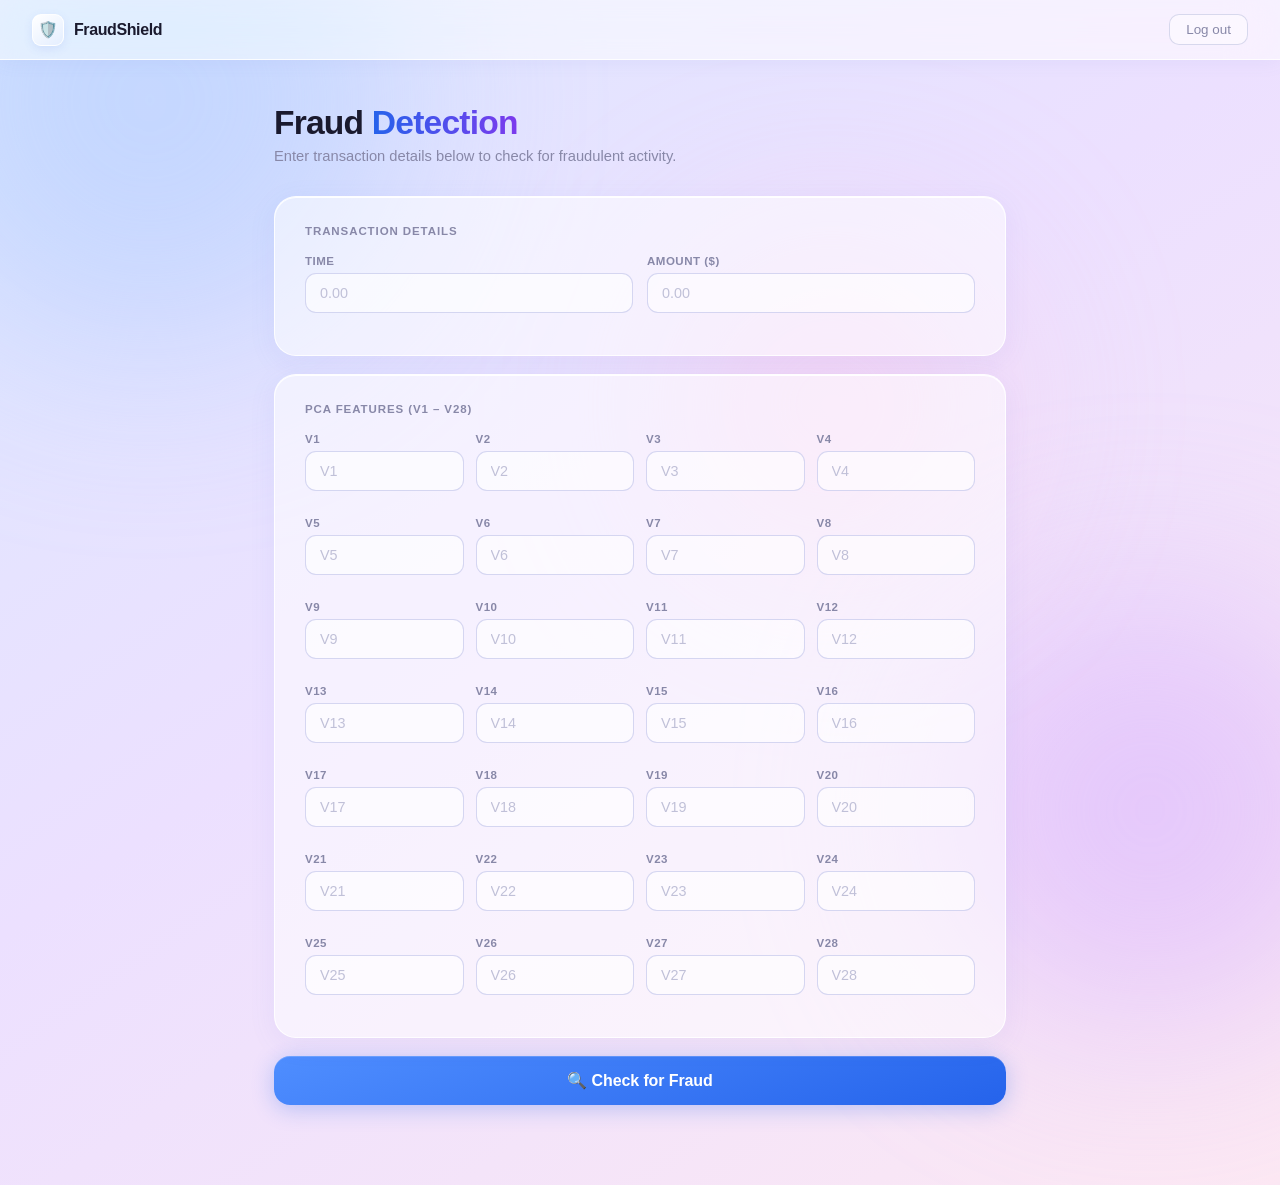
<file: backend/frontend/index.html>
<!DOCTYPE html>
<html lang="en">
<head>
    <meta charset="UTF-8">
    <title>Fraud Detection – FraudShield</title>
    <style>
        *, *::before, *::after { box-sizing: border-box; margin: 0; padding: 0; }

        :root {
            --accent: #2563eb;
            --text: #1a1a2e;
            --muted: #8888a8;
            --danger: #e53e6d;
            --success: #059669;
        }

        body {
            font-family: -apple-system, 'Helvetica Neue', sans-serif;
            min-height: 100vh;
            background: linear-gradient(145deg, #dce8ff 0%, #ece0ff 45%, #fce8f3 100%);
            color: var(--text);
        }

        .orb {
            position: fixed;
            border-radius: 50%;
            filter: blur(100px);
            opacity: 0.5;
            pointer-events: none;
            z-index: 0;
        }
        .orb-1 { width: 500px; height: 500px; background: #aac8ff; top: -150px; left: -100px; }
        .orb-2 { width: 420px; height: 420px; background: #d4aaff; bottom: -120px; right: -80px; }
        .orb-3 { width: 300px; height: 300px; background: #ffc6e8; top: 45%; left: 65%; transform: translate(-50%,-50%); }

        nav {
            position: sticky; top: 0;
            background: rgba(255,255,255,0.55);
            backdrop-filter: blur(24px) saturate(180%);
            -webkit-backdrop-filter: blur(24px) saturate(180%);
            border-bottom: 1px solid rgba(255,255,255,0.8);
            padding: 0 32px;
            height: 60px;
            display: flex;
            align-items: center;
            justify-content: space-between;
            z-index: 100;
            box-shadow: 0 1px 20px rgba(100,120,200,0.08);
        }

        .nav-logo {
            display: flex; align-items: center; gap: 10px;
            text-decoration: none;
        }

        .logo-icon {
            width: 32px; height: 32px;
            background: linear-gradient(145deg, #fff, #e4eeff);
            border: 1px solid rgba(255,255,255,0.9);
            border-radius: 9px;
            display: flex; align-items: center; justify-content: center;
            font-size: 16px;
            box-shadow: 0 3px 10px rgba(80,110,230,0.12);
        }

        .nav-logo span {
            font-size: 1rem;
            font-weight: 700;
            color: var(--text);
            letter-spacing: -0.4px;
        }

        .nav-logout {
            color: var(--muted);
            text-decoration: none;
            font-size: 0.84rem;
            font-weight: 500;
            padding: 7px 16px;
            border: 1px solid rgba(180,185,220,0.5);
            border-radius: 10px;
            background: rgba(255,255,255,0.45);
            transition: all 0.2s;
        }

        .nav-logout:hover {
            color: var(--danger);
            border-color: rgba(229,62,109,0.35);
            background: rgba(229,62,109,0.05);
        }

        .main {
            max-width: 780px;
            margin: 0 auto;
            padding: 44px 24px 80px;
            position: relative;
            z-index: 1;
            animation: fadeIn 0.5s ease both;
        }

        @keyframes fadeIn {
            from { opacity: 0; transform: translateY(16px); }
            to   { opacity: 1; transform: translateY(0); }
        }

        .page-header { margin-bottom: 32px; }

        .page-header h2 {
            font-size: 2.1rem;
            font-weight: 700;
            letter-spacing: -0.8px;
            color: var(--text);
        }

        .page-header h2 span {
            background: linear-gradient(90deg, #2563eb, #7c3aed);
            -webkit-background-clip: text;
            -webkit-text-fill-color: transparent;
        }

        .page-header p {
            color: var(--muted);
            margin-top: 6px;
            font-size: 0.92rem;
        }

        .glass-card {
            background: rgba(255,255,255,0.55);
            backdrop-filter: blur(28px) saturate(180%);
            -webkit-backdrop-filter: blur(28px) saturate(180%);
            border: 1px solid rgba(255,255,255,0.85);
            border-radius: 22px;
            padding: 28px 30px;
            margin-bottom: 18px;
            box-shadow: 0 6px 28px rgba(100,120,220,0.08), 0 1px 0 rgba(255,255,255,0.9) inset;
        }

        .section-label {
            font-size: 0.72rem;
            font-weight: 700;
            text-transform: uppercase;
            letter-spacing: 0.9px;
            color: var(--muted);
            margin-bottom: 18px;
        }

        .field { margin-bottom: 14px; }

        label {
            display: block;
            font-size: 0.72rem;
            font-weight: 600;
            color: var(--muted);
            letter-spacing: 0.5px;
            text-transform: uppercase;
            margin-bottom: 6px;
        }

        input[type="number"] {
            width: 100%;
            padding: 11px 14px;
            background: rgba(255,255,255,0.6);
            border: 1px solid rgba(180,185,230,0.55);
            border-radius: 11px;
            color: var(--text);
            font-family: inherit;
            font-size: 0.9rem;
            outline: none;
            transition: all 0.2s;
        }

        input[type="number"]::placeholder { color: #c0c0d8; }

        input[type="number"]:focus {
            border-color: rgba(37,99,235,0.4);
            background: rgba(255,255,255,0.85);
            box-shadow: 0 0 0 4px rgba(37,99,235,0.07);
        }

        .two-col {
            display: grid;
            grid-template-columns: 1fr 1fr;
            gap: 14px;
        }

        .vgrid {
            display: grid;
            grid-template-columns: repeat(4, 1fr);
            gap: 12px;
        }

        @media (max-width: 600px) {
            .vgrid { grid-template-columns: repeat(2, 1fr); }
            .two-col { grid-template-columns: 1fr; }
        }

        .submit-btn {
            width: 100%;
            padding: 15px;
            background: linear-gradient(160deg, #4f8eff, #2563eb);
            color: white;
            font-family: inherit;
            font-weight: 600;
            font-size: 1rem;
            border: none;
            border-radius: 16px;
            cursor: pointer;
            box-shadow: 0 4px 22px rgba(37,99,235,0.28), 0 1px 0 rgba(255,255,255,0.18) inset;
            transition: transform 0.15s, box-shadow 0.15s;
            letter-spacing: -0.1px;
        }

        .submit-btn:hover {
            transform: translateY(-1px);
            box-shadow: 0 8px 30px rgba(37,99,235,0.36);
        }

        .submit-btn:active { transform: translateY(0); }

        #result {
            margin-top: 18px;
            padding: 20px 24px;
            border-radius: 16px;
            font-size: 1rem;
            font-weight: 600;
            text-align: center;
            display: none;
            backdrop-filter: blur(12px);
            -webkit-backdrop-filter: blur(12px);
        }

        #result.fraud {
            background: rgba(229,62,109,0.1);
            border: 1px solid rgba(229,62,109,0.28);
            color: var(--danger);
        }

        #result.safe {
            background: rgba(5,150,105,0.08);
            border: 1px solid rgba(5,150,105,0.25);
            color: var(--success);
        }
    </style>
</head>
<body>

<div class="orb orb-1"></div>
<div class="orb orb-2"></div>
<div class="orb orb-3"></div>

<nav>
    <a class="nav-logo" href="/dashboard">
        <div class="logo-icon">🛡️</div>
        <span>FraudShield</span>
    </a>
    <a class="nav-logout" href="/login">Log out</a>
</nav>

<div class="main">
    <div class="page-header">
        <h2>Fraud <span>Detection</span></h2>
        <p>Enter transaction details below to check for fraudulent activity.</p>
    </div>

    <form id="fraudForm">
        <div class="glass-card">
            <p class="section-label">Transaction Details</p>
            <div class="two-col">
                <div class="field">
                    <label for="Time">Time</label>
                    <input type="number" step="any" placeholder="0.00" id="Time" required>
                </div>
                <div class="field">
                    <label for="Amount">Amount ($)</label>
                    <input type="number" step="any" placeholder="0.00" id="Amount" required>
                </div>
            </div>
        </div>

        <div class="glass-card">
            <p class="section-label">PCA Features (V1 – V28)</p>
            <div class="vgrid">
                <div class="field"><label>V1</label><input type="number" step="any" placeholder="V1" id="V1"></div>
                <div class="field"><label>V2</label><input type="number" step="any" placeholder="V2" id="V2"></div>
                <div class="field"><label>V3</label><input type="number" step="any" placeholder="V3" id="V3"></div>
                <div class="field"><label>V4</label><input type="number" step="any" placeholder="V4" id="V4"></div>
                <div class="field"><label>V5</label><input type="number" step="any" placeholder="V5" id="V5"></div>
                <div class="field"><label>V6</label><input type="number" step="any" placeholder="V6" id="V6"></div>
                <div class="field"><label>V7</label><input type="number" step="any" placeholder="V7" id="V7"></div>
                <div class="field"><label>V8</label><input type="number" step="any" placeholder="V8" id="V8"></div>
                <div class="field"><label>V9</label><input type="number" step="any" placeholder="V9" id="V9"></div>
                <div class="field"><label>V10</label><input type="number" step="any" placeholder="V10" id="V10"></div>
                <div class="field"><label>V11</label><input type="number" step="any" placeholder="V11" id="V11"></div>
                <div class="field"><label>V12</label><input type="number" step="any" placeholder="V12" id="V12"></div>
                <div class="field"><label>V13</label><input type="number" step="any" placeholder="V13" id="V13"></div>
                <div class="field"><label>V14</label><input type="number" step="any" placeholder="V14" id="V14"></div>
                <div class="field"><label>V15</label><input type="number" step="any" placeholder="V15" id="V15"></div>
                <div class="field"><label>V16</label><input type="number" step="any" placeholder="V16" id="V16"></div>
                <div class="field"><label>V17</label><input type="number" step="any" placeholder="V17" id="V17"></div>
                <div class="field"><label>V18</label><input type="number" step="any" placeholder="V18" id="V18"></div>
                <div class="field"><label>V19</label><input type="number" step="any" placeholder="V19" id="V19"></div>
                <div class="field"><label>V20</label><input type="number" step="any" placeholder="V20" id="V20"></div>
                <div class="field"><label>V21</label><input type="number" step="any" placeholder="V21" id="V21"></div>
                <div class="field"><label>V22</label><input type="number" step="any" placeholder="V22" id="V22"></div>
                <div class="field"><label>V23</label><input type="number" step="any" placeholder="V23" id="V23"></div>
                <div class="field"><label>V24</label><input type="number" step="any" placeholder="V24" id="V24"></div>
                <div class="field"><label>V25</label><input type="number" step="any" placeholder="V25" id="V25"></div>
                <div class="field"><label>V26</label><input type="number" step="any" placeholder="V26" id="V26"></div>
                <div class="field"><label>V27</label><input type="number" step="any" placeholder="V27" id="V27"></div>
                <div class="field"><label>V28</label><input type="number" step="any" placeholder="V28" id="V28"></div>
            </div>
        </div>

        <button type="submit" class="submit-btn">🔍 Check for Fraud</button>
    </form>

    <div id="result"></div>
</div>

<script>
    document.getElementById("fraudForm").addEventListener("submit", async function (e) {
        e.preventDefault();

        const resultDiv = document.getElementById("result");
        resultDiv.style.display = "block";
        resultDiv.className = "";
        resultDiv.innerHTML = "⏳ Checking...";

        let data = {
            Time: parseFloat(document.getElementById("Time").value) || 0,
            Amount: parseFloat(document.getElementById("Amount").value) || 0
        };

        for (let i = 1; i <= 28; i++) {
            data["V" + i] = parseFloat(document.getElementById("V" + i).value) || 0;
        }

        try {
            const response = await fetch("/predict", {
                method: "POST",
                headers: { "Content-Type": "application/json" },
                body: JSON.stringify(data)
            });

            const result = await response.json();

            if (result.Fraud === 1) {
                resultDiv.className = "fraud";
                resultDiv.innerHTML = `🚨 FRAUD DETECTED <br> Probability: ${(result.Probability * 100).toFixed(2)}%`;
            } else {
                resultDiv.className = "safe";
                resultDiv.innerHTML = `✅ Legit Transaction <br> Probability: ${(result.Probability * 100).toFixed(2)}%`;
            }

        } catch (error) {
            resultDiv.className = "fraud";
            resultDiv.innerHTML = "❌ Error connecting to server. Please try again.";
        }
    });
</script>

</body>
</html>
</file>
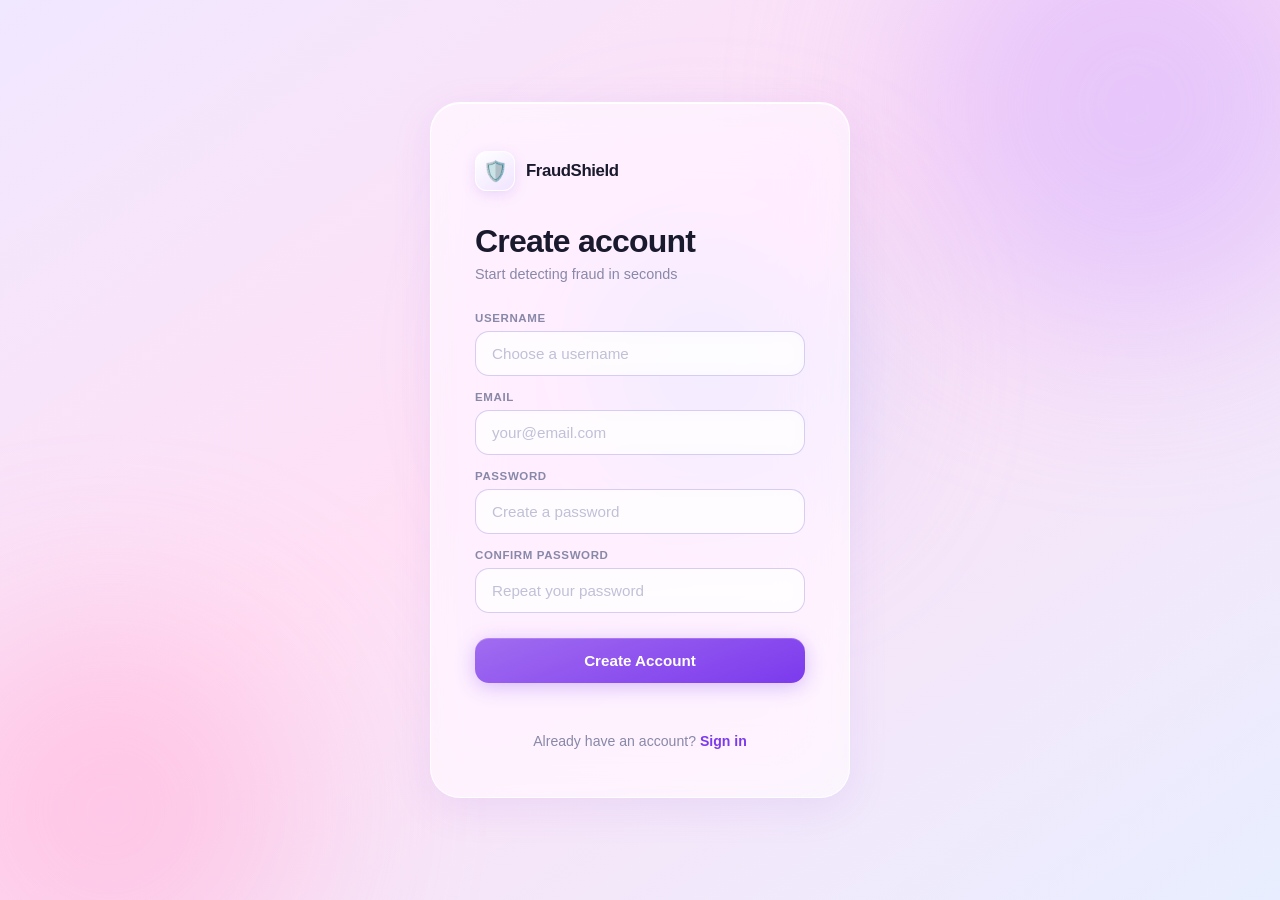
<file: backend/frontend/register.html>
<!DOCTYPE html>
<html lang="en">
<head>
    <title>Register – FraudShield</title>
    <style>
        *, *::before, *::after { box-sizing: border-box; margin: 0; padding: 0; }

        :root {
            --accent: #7c3aed;
            --text: #1a1a2e;
            --muted: #8888a8;
            --error: #e53e6d;
        }

        body {
            font-family: -apple-system, 'Helvetica Neue', sans-serif;
            min-height: 100vh;
            display: flex;
            align-items: center;
            justify-content: center;
            background: linear-gradient(145deg, #f0e8ff 0%, #ffe0f5 45%, #e8eeff 100%);
            overflow: hidden;
        }

        .orb {
            position: fixed;
            border-radius: 50%;
            filter: blur(90px);
            opacity: 0.55;
            pointer-events: none;
        }
        .orb-1 { width: 450px; height: 450px; background: #d4b0ff; top: -120px; right: -80px; }
        .orb-2 { width: 380px; height: 380px; background: #ffb0d8; bottom: -100px; left: -80px; }
        .orb-3 { width: 280px; height: 280px; background: #b0c8ff; top: 40%; left: 55%; transform: translate(-50%,-50%); }

        .card {
            background: rgba(255,255,255,0.58);
            backdrop-filter: blur(32px) saturate(200%);
            -webkit-backdrop-filter: blur(32px) saturate(200%);
            border: 1px solid rgba(255,255,255,0.88);
            border-radius: 30px;
            padding: 48px 44px;
            width: 100%;
            max-width: 420px;
            box-shadow:
                0 10px 40px rgba(140,80,220,0.10),
                0 1px 0 rgba(255,255,255,1) inset;
            animation: rise 0.6s cubic-bezier(0.16,1,0.3,1) both;
            position: relative;
            z-index: 10;
        }

        @keyframes rise {
            from { opacity: 0; transform: translateY(28px) scale(0.97); }
            to   { opacity: 1; transform: translateY(0) scale(1); }
        }

        .logo {
            display: flex;
            align-items: center;
            gap: 11px;
            margin-bottom: 32px;
        }

        .logo-icon {
            width: 40px; height: 40px;
            background: linear-gradient(145deg, #fff, #f0e4ff);
            border: 1px solid rgba(255,255,255,0.95);
            border-radius: 12px;
            display: flex; align-items: center; justify-content: center;
            font-size: 20px;
            box-shadow: 0 4px 14px rgba(120,60,220,0.15);
        }

        .logo-text {
            font-size: 1.05rem;
            font-weight: 700;
            color: var(--text);
            letter-spacing: -0.4px;
        }

        h2 {
            font-size: 2rem;
            font-weight: 700;
            color: var(--text);
            letter-spacing: -0.8px;
            margin-bottom: 6px;
        }

        .subtitle {
            color: var(--muted);
            font-size: 0.9rem;
            margin-bottom: 30px;
        }

        .field { margin-bottom: 15px; }

        label {
            display: block;
            font-size: 0.72rem;
            font-weight: 600;
            color: var(--muted);
            letter-spacing: 0.6px;
            text-transform: uppercase;
            margin-bottom: 7px;
        }

        input[type="text"],
        input[type="email"],
        input[type="password"] {
            width: 100%;
            padding: 13px 16px;
            background: rgba(255,255,255,0.55);
            border: 1px solid rgba(180,170,230,0.55);
            border-radius: 14px;
            color: var(--text);
            font-family: inherit;
            font-size: 0.95rem;
            outline: none;
            transition: all 0.2s;
            backdrop-filter: blur(8px);
        }

        input::placeholder { color: #c0c0d8; }

        input:focus {
            border-color: rgba(124,58,237,0.4);
            background: rgba(255,255,255,0.82);
            box-shadow: 0 0 0 4px rgba(124,58,237,0.08);
        }

        input.error-input {
            border-color: rgba(229,62,109,0.5);
            box-shadow: 0 0 0 4px rgba(229,62,109,0.07);
        }

        .btn {
            width: 100%;
            padding: 14px;
            margin-top: 10px;
            background: linear-gradient(160deg, #a16cf0, #7c3aed);
            color: white;
            font-family: inherit;
            font-weight: 600;
            font-size: 0.95rem;
            border: none;
            border-radius: 14px;
            cursor: pointer;
            box-shadow: 0 4px 20px rgba(124,58,237,0.3), 0 1px 0 rgba(255,255,255,0.18) inset;
            transition: transform 0.15s, box-shadow 0.15s;
        }

        .btn:hover {
            transform: translateY(-1px);
            box-shadow: 0 8px 28px rgba(124,58,237,0.38);
        }

        .btn:active { transform: translateY(0); }

        .error {
            color: var(--error);
            font-size: 0.82rem;
            margin-top: 10px;
            text-align: center;
            min-height: 18px;
        }

        .footer-link {
            text-align: center;
            margin-top: 22px;
            color: var(--muted);
            font-size: 0.88rem;
        }

        .footer-link a {
            color: var(--accent);
            text-decoration: none;
            font-weight: 600;
        }
        .footer-link a:hover { opacity: 0.75; }
    </style>
</head>
<body>
<div class="orb orb-1"></div>
<div class="orb orb-2"></div>
<div class="orb orb-3"></div>

<div class="card">
    <div class="logo">
        <div class="logo-icon">🛡️</div>
        <span class="logo-text">FraudShield</span>
    </div>

    <h2>Create account</h2>
    <p class="subtitle">Start detecting fraud in seconds</p>

    <form id="registerForm" method="POST" action="/register">
        <div class="field">
            <label for="username">Username</label>
            <input type="text" name="username" id="username" placeholder="Choose a username" required>
        </div>
        <div class="field">
            <label for="email">Email</label>
            <input type="email" name="email" id="email" placeholder="your@email.com" required>
        </div>
        <div class="field">
            <label for="password">Password</label>
            <input type="password" name="password" id="password" placeholder="Create a password" required>
        </div>
        <div class="field">
            <label for="confirmPassword">Confirm Password</label>
            <input type="password" id="confirmPassword" placeholder="Repeat your password" required>
        </div>

        <button type="submit" class="btn">Create Account</button>
        <p id="errorMsg" class="error"></p>
    </form>

    <p class="footer-link">Already have an account? <a href="login.html">Sign in</a></p>
</div>

<script>
    document.getElementById('registerForm').addEventListener('submit', function(e) {
        const pw = document.getElementById('password').value;
        const cpw = document.getElementById('confirmPassword').value;
        const errMsg = document.getElementById('errorMsg');
        const confirmInput = document.getElementById('confirmPassword');
        if (pw !== cpw) {
            e.preventDefault();
            errMsg.textContent = 'Passwords do not match.';
            confirmInput.classList.add('error-input');
        } else {
            errMsg.textContent = '';
            confirmInput.classList.remove('error-input');
        }
    });
</script>
</body>
</html>
</file>
